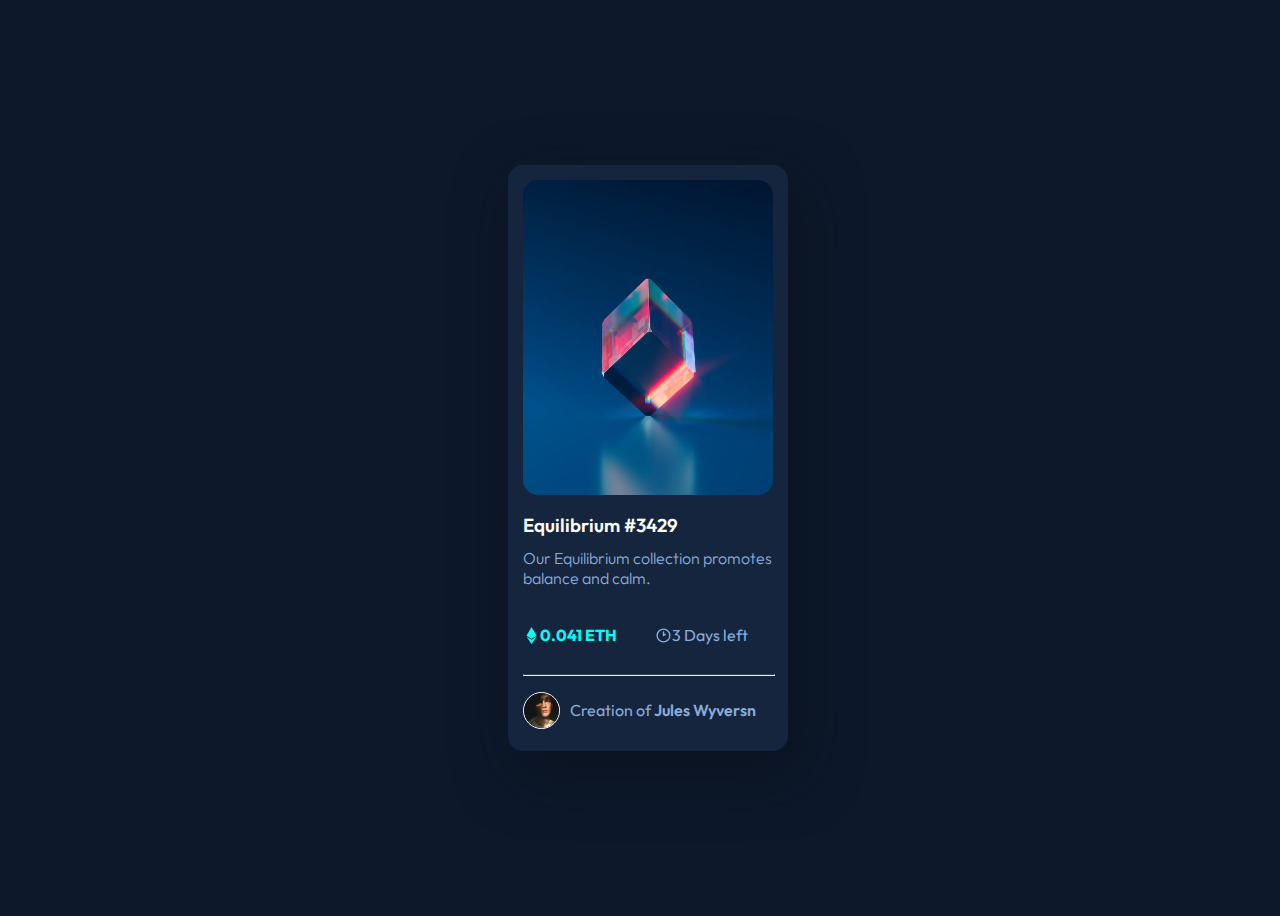
<file: NFT card/index.html>
<!DOCTYPE html>
<html lang="en">
  <head>
    <meta charset="UTF-8" />
    <meta http-equiv="X-UA-Compatible" content="IE=edge" />
    <meta name="viewport" content="width=device-width, initial-scale=1.0" />
    <title>NFT Card</title>
    <link rel="preconnect" href="https://fonts.googleapis.com" />
    <link rel="preconnect" href="https://fonts.gstatic.com" crossorigin />
    <link
      href="https://fonts.googleapis.com/css2?family=Outfit:wght@300;400;500;600&display=swap"
      rel="stylesheet"
    />
    <link rel="stylesheet" href="style.css" />
  </head>
  <body>
    <div class="container">
      <div class="card">
        <img src="./images/image-equilibrium.jpg" alt="" class="nftImage" />
        <h3 class="nftName">Equilibrium #3429</h3>
        <p class="nftDescription">
          Our Equilibrium collection promotes balance and calm.
        </p>
        <div class="priceTime">
          <div id="price">
            <svg
              xmlns="http://www.w3.org/2000/svg"
              enable-background="new 0 0 24 24"
              viewBox="0 0 24 24"
              id="ethereum"
            >
              <polygon
                points="19.12 12.225 12 0 4.875 12.225 12 16.575"
              ></polygon>
              <polygon
                points="12 24 19.125 13.622 12 17.972 4.875 13.622"
              ></polygon>
            </svg>
            <h4 id="nftPrice">0.041 ETH</h4>
          </div>
          <div id="time">
            <svg
              xmlns="http://www.w3.org/2000/svg"
              data-name="Layer 1"
              viewBox="0 0 24 24"
              id="clock"
            >
              <path
                d="M12,2A10,10,0,1,0,22,12,10.01114,10.01114,0,0,0,12,2Zm0,18a8,8,0,1,1,8-8A8.00917,8.00917,0,0,1,12,20ZM14.09814,9.63379,13,10.26807V7a1,1,0,0,0-2,0v5a1.00025,1.00025,0,0,0,1.5.86621l2.59814-1.5a1.00016,1.00016,0,1,0-1-1.73242Z"
              ></path>
            </svg>
            <p>3 Days left</p>
          </div>
        </div>
        <hr />
        <div class="user">
          <img id="Avatar" src="./images/image-avatar.png" alt="Avatar" />
          <p>Creation of <a href="#">Jules Wyversn</a></p>
        </div>
      </div>
    </div>
  </body>
</html>
</file>
<file: NFT card/style.css>
body{
    background-color:hsl(217, 54%, 11%) ;
    overflow: hidden;
    min-width: 375px;

}

.container{
    display: flex;
    flex-direction: column;
    justify-content: center;
    align-items: center;
    height: 100vh;
    width: 100vw;
}

.card{
    height: auto;
    width: 250px;
    background-color:hsl(216, 50%, 16%) ;
    border-radius: 15px;
    box-shadow: 10px 20px 60px hsl(216, 50%, 8%);
    padding: 15px;
    display: flex;
    flex-direction: column;
    align-items: flex-start;

}

.nftImage{
    height: 35vh;
    width: 250px;
    border-radius: 15px;
    cursor: pointer;
}

.nftName{
    color: white;
    font-family: 'Outfit';
    font-weight: 600;
    background-color: transparent;
    cursor: pointer;
}

.nftName:hover{
    color: hsl(178, 100%, 50%);
}

.nftDescription{
    font-family: 'Outfit';
    font-weight: 300;
    color: hsl(215, 51%, 70%);
    margin-top: -8px;
}

.priceTime{
    color: hsl(178, 100%, 50%);
    display: flex;
    flex-direction: row;
    align-items: center;
    justify-content: space-between;
    font-family: 'Outfit';
    font-weight: 400;
}

#price{
    display: flex;
    flex-direction: row;
    align-items: center;
}

#ethereum{
    height: 17px;
    width: 17px;
    fill: hsl(178, 100%, 50%);
}

#time{
    color: hsl(215, 51%, 70%);
    font-family: 'Outfit';
    font-weight: 400;
    display: flex;
    flex-direction: row;
    align-items: center;
    margin-left:38px;

}

#clock{
    height: 17px;
    width: 17px;
    fill: hsl(215, 51%, 70%);
}

.user{
    display: flex;
    flex-direction: flex-start;
    align-items: center;
    font-family: 'Outfit';
    color:  hsl(215, 51%, 70%);
}
a{
    color:  hsl(215, 51%, 70%);
    text-decoration: none;
    font-weight: 600;
}

a:hover{
    color: hsl(178, 100%, 50%);
}


#Avatar{
    height: 2.2rem;
    border-radius: 100%;
    border: solid white 1px;
    margin-right: 10px;
}

hr{
    width: 100%;
    border-top: 1px solid hsl(215, 32%, 27%);
}
</file>
